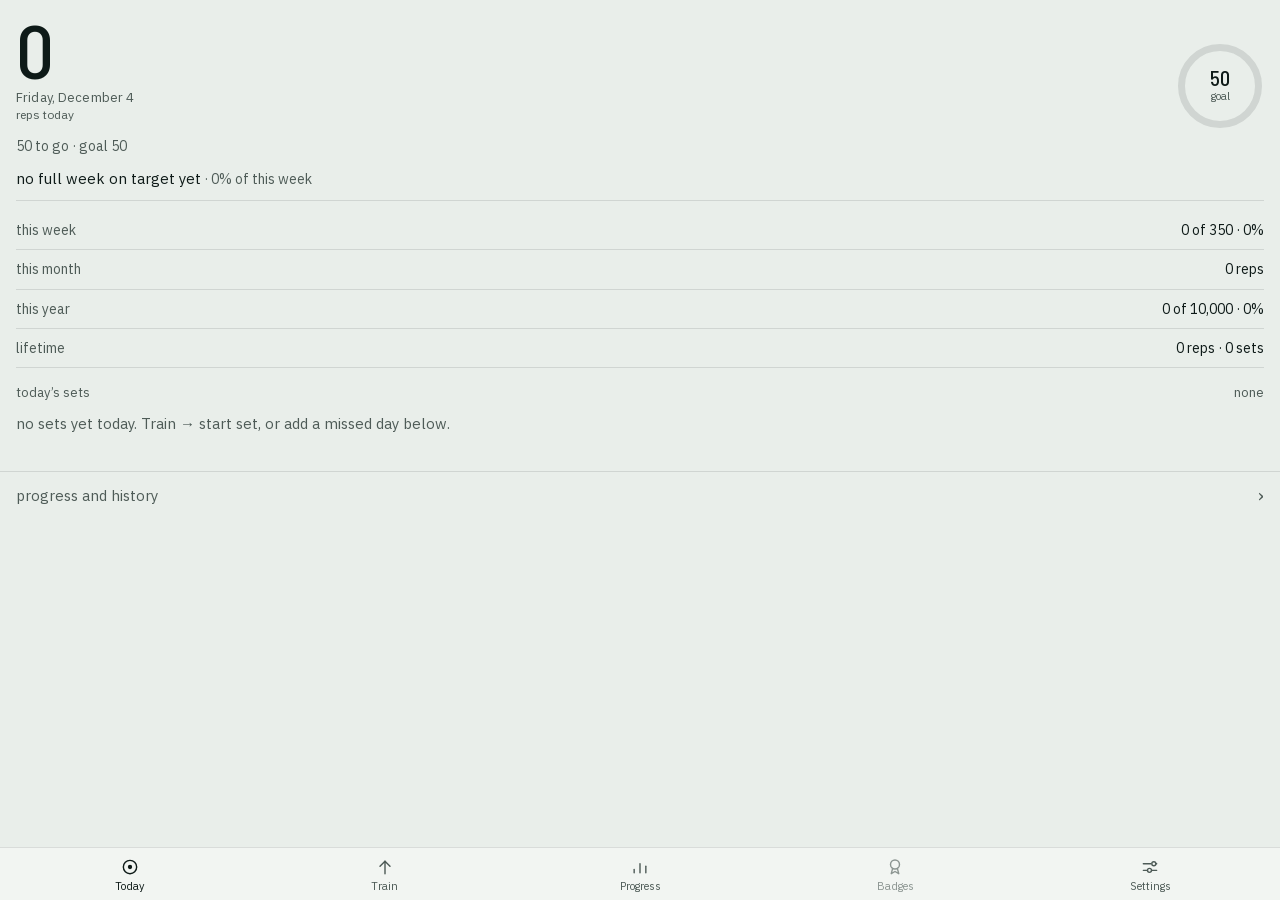
<file: index.html>
<!doctype html>
<html lang="en">
<head>
<meta charset="utf-8">
<meta name="viewport" content="width=device-width,initial-scale=1,viewport-fit=cover">
<meta name="theme-color" content="#0E1A18" media="(prefers-color-scheme: dark)">
<meta name="theme-color" content="#E9EEEA" media="(prefers-color-scheme: light)">
<meta name="apple-mobile-web-app-capable" content="yes">
<meta name="mobile-web-app-capable" content="yes">
<meta name="apple-mobile-web-app-status-bar-style" content="black-translucent">
<meta name="apple-mobile-web-app-title" content="Pushups">
<title>Pushups</title>
<link rel="manifest" href="manifest.webmanifest">
<link rel="apple-touch-icon" href="icons/apple-touch-icon.png">
<link rel="icon" href="icons/icon-192.png">
<link rel="stylesheet" href="css/app.css">
<link rel="stylesheet" href="css/today.css">
<link rel="stylesheet" href="css/progress.css">
</head>
<body>
<div id="banner"></div>
<main id="view"></main>
<nav id="tabs" aria-label="Sections">
  <a href="#/today" data-tab="today"><svg viewBox="0 0 24 24" fill="none" stroke="currentColor" stroke-width="1.7" stroke-linecap="round" stroke-linejoin="round" aria-hidden="true"><circle cx="12" cy="12" r="8"/><circle cx="12" cy="12" r="2.6" fill="currentColor" stroke="none"/></svg>Today</a>
  <a href="#/train" data-tab="train"><svg viewBox="0 0 24 24" fill="none" stroke="currentColor" stroke-width="1.7" stroke-linecap="round" stroke-linejoin="round" aria-hidden="true"><path d="M12 20V5"/><path d="M6 11l6-6 6 6"/></svg>Train</a>
  <a href="#/progress" data-tab="progress"><svg viewBox="0 0 24 24" fill="none" stroke="currentColor" stroke-width="1.7" stroke-linecap="round" stroke-linejoin="round" aria-hidden="true"><path d="M5 19v-4"/><path d="M12 19V8"/><path d="M19 19v-8"/></svg>Progress</a>
  <a class="todo" href="#/badges" data-tab="badges"><svg viewBox="0 0 24 24" fill="none" stroke="currentColor" stroke-width="1.7" stroke-linecap="round" stroke-linejoin="round" aria-hidden="true"><circle cx="12" cy="9" r="5.4"/><path d="M9.2 13.6L7.5 20l4.5-2.6L16.5 20l-1.7-6.4"/></svg>Badges</a>
  <a href="#/settings" data-tab="settings"><svg viewBox="0 0 24 24" fill="none" stroke="currentColor" stroke-width="1.7" stroke-linecap="round" stroke-linejoin="round" aria-hidden="true"><path d="M4 8h9"/><path d="M19.2 8H20"/><circle cx="16.6" cy="8" r="2.4"/><path d="M4 16h4"/><path d="M14.2 16H20"/><circle cx="11.4" cy="16" r="2.4"/></svg>Settings</a>
</nav>
<script>
if ('serviceWorker' in navigator) {
  navigator.serviceWorker.register('sw.js').then(function (r) { window.__swReg = r; });
}
</script>
<script type="module" src="js/main.js"></script>
</body>
</html>
</file>
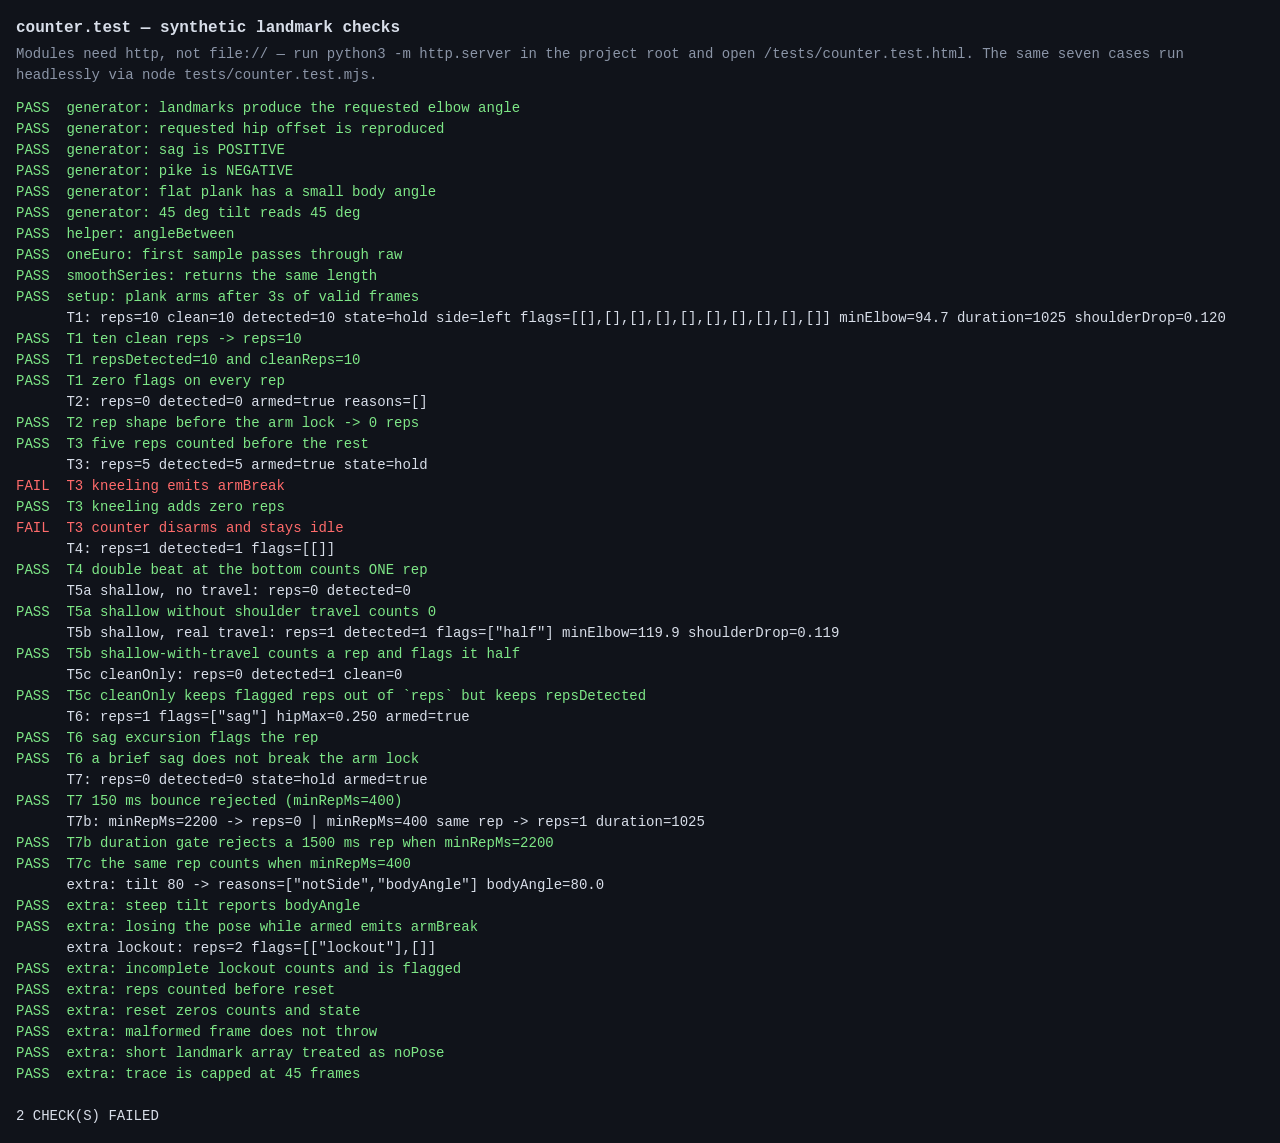
<file: tests/counter.test.html>
<!doctype html>
<html lang="en">
<head>
<meta charset="utf-8">
<title>pushups — counter tests</title>
<style>
  body { background: #10131a; color: #d8dee9; font: 14px/1.5 ui-monospace, Menlo, monospace; margin: 0; padding: 16px; }
  h1 { font-size: 16px; margin: 0 0 4px; }
  p { color: #8b95a7; margin: 0 0 12px; }
  pre { white-space: pre-wrap; word-break: break-word; margin: 0; }
  .fail { color: #ff6b6b; }
  .pass { color: #7ee787; }
</style>
</head>
<body>
<h1>counter.test — synthetic landmark checks</h1>
<p>Modules need http, not file:// — run <code>python3 -m http.server</code> in the project root and open
<code>/tests/counter.test.html</code>. The same seven cases run headlessly via <code>node tests/counter.test.mjs</code>.</p>
<pre id="out">running…</pre>
<script type="module">
import { Counter, angleBetween, hipOffsetOf, bodyAngleOf, elbowAngle } from '../js/counter.js';
import { OneEuro, smoothSeries } from '../js/one-euro.js';

const outEl = document.getElementById('out');
let text = '';
let failures = 0;
function say(line) { text += line + '\n'; }
function check(name, cond) {
  if (!cond) failures++;
  say(`${cond ? 'PASS' : 'FAIL'}  ${name}`);
}
function flush() {
  outEl.innerHTML = text.split('\n').map((l) => {
    if (l.startsWith('FAIL')) return `<span class="fail">${l}</span>`;
    if (l.startsWith('PASS')) return `<span class="pass">${l}</span>`;
    return l;
  }).join('<br>');
}

const FPS = 40;
const STEP = 1000 / FPS;
const L = 0.37;
const ANKLE = { x: 0.72, y: 0.53 };
const HIP_X = 0.5;
const WRIST_R = 0.12;

// Same generator as counter.test.mjs — a plausible side-view plank whose landmarks really produce
// the requested elbow angle, hip offset and body tilt.
function makeLandmarks({ angle, depth = 0, hipOff = 0, tilt = null, vis = 0.95 }) {
  const phi = ((tilt === null ? 3 + 7 * depth : tilt)) * Math.PI / 180;
  const S = { x: ANKLE.x - L * Math.cos(phi), y: ANKLE.y + L * Math.sin(phi) };
  const dx = ANKLE.x - S.x;
  const dy = ANKLE.y - S.y;
  const len = Math.hypot(dx, dy);
  let nx = -dy, ny = dx;
  if (ny < 0) { nx = -nx; ny = -ny; }
  const hipY = S.y + (hipOff * len * len - (HIP_X - S.x) * nx) / ny;
  const H = { x: HIP_X, y: hipY };
  const K = { x: S.x + 0.78 * dx, y: S.y + 0.78 * dy };
  const E = { x: S.x + 0.06, y: S.y + 0.11 };
  let ux = S.x - E.x, uy = S.y - E.y;
  const um = Math.hypot(ux, uy);
  ux /= um; uy /= um;
  const th = angle * Math.PI / 180;
  const W = {
    x: E.x + WRIST_R * (ux * Math.cos(th) - uy * Math.sin(th)),
    y: E.y + WRIST_R * (ux * Math.sin(th) + uy * Math.cos(th)),
  };
  const N = { x: S.x - 0.05, y: S.y - 0.02 };
  const lm = Array.from({ length: 33 }, () => ({ x: 0, y: 0, z: 0, visibility: 0 }));
  const put = (i, p, v) => { lm[i] = { x: p.x, y: p.y, z: 0, visibility: v }; };
  for (const [li, ri, p] of [[11, 12, S], [13, 14, E], [15, 16, W], [23, 24, H], [25, 26, K], [27, 28, ANKLE]]) {
    put(li, p, vis); put(ri, p, vis * 0.97);
  }
  put(0, N, vis);
  return lm;
}

function makeFrame(opts) {
  const landmarks = makeLandmarks(opts);
  const visVals = [11, 12, 13, 14, 15, 16, 23, 24].map((i) => landmarks[i].visibility);
  const quality = visVals.reduce((a, b) => a + b, 0) / visVals.length;
  return { landmarks, present: opts.present !== false, quality, fps: FPS };
}

function repFrames(t0, count, { topAngle = 178, bottomAngle = 92, downMs = 800, upMs = 700, topDwellMs = 300 } = {}) {
  const frames = [];
  let t = t0;
  const downN = Math.round(downMs / STEP);
  const upN = Math.round(upMs / STEP);
  const dwellN = Math.round(topDwellMs / STEP);
  for (let r = 0; r < count; r++) {
    for (let i = 1; i <= downN; i++) { const k = i / downN; frames.push({ t, opt: { angle: topAngle + (bottomAngle - topAngle) * k, depth: k } }); t += STEP; }
    for (let i = 1; i <= upN; i++) { const k = i / upN; frames.push({ t, opt: { angle: bottomAngle + (topAngle - bottomAngle) * k, depth: 1 - k } }); t += STEP; }
    for (let i = 0; i < dwellN; i++) { frames.push({ t, opt: { angle: topAngle, depth: 0 } }); t += STEP; }
  }
  return { frames, tEnd: t };
}

function holdFrames(t0, count, opts = {}) {
  const out = [];
  let t = t0;
  for (let i = 0; i < count; i++) { out.push({ t, opt: { angle: 178, depth: 0, ...opts } }); t += STEP; }
  return { frames: out, tEnd: t };
}

function run(c, specList) {
  let last = null;
  const reps = [];
  for (const { t, opt, present } of specList) {
    last = c.addFrame(t, makeFrame(present === false ? { ...opt, present: false } : opt));
    for (const e of last.events) if (e.type === 'rep') reps.push(e.data);
  }
  return { ...last, allReps: reps };
}

function freshCounter(extra = {}) {
  return new Counter({ top: 155, bottom: 100, minRepMs: 400, cleanOnly: false, secondarySignal: 'assist', ...extra });
}

function arm(c, t0) {
  const { frames, tEnd } = holdFrames(t0, Math.ceil(3000 / STEP) + 20);
  return { out: run(c, frames), t: tEnd };
}

function rampSpec(c, t0, legs, tailHold = 12) {
  const spec = [];
  let t = t0;
  for (const [from, to, d0, d1, ms] of legs) {
    const n = Math.round(ms / STEP);
    for (let i = 1; i <= n; i++) {
      const k = i / n;
      spec.push({ t, opt: { angle: from + (to - from) * k, depth: d0 + (d1 - d0) * k } });
      t += STEP;
    }
  }
  for (let i = 0; i < tailHold; i++) spec.push({ t, opt: { angle: 178, depth: 0 } });
  return run(c, spec);
}

/* generator sanity */
{
  const lm = makeLandmarks({ angle: 123, depth: 0.5, hipOff: 0.09 });
  check('generator: landmarks produce the requested elbow angle', Math.abs(elbowAngle(lm, 'left') - 123) < 0.5);
  check('generator: requested hip offset is reproduced', Math.abs(hipOffsetOf(lm, 'left') - 0.09) < 0.005);
  check('generator: sag is POSITIVE', hipOffsetOf(makeLandmarks({ angle: 160, hipOff: 0.2 }), 'left') > 0);
  check('generator: pike is NEGATIVE', hipOffsetOf(makeLandmarks({ angle: 160, hipOff: -0.2 }), 'left') < 0);
  check('generator: flat plank has a small body angle', Math.abs(bodyAngleOf(makeLandmarks({ angle: 178 }), 'left')) < 12);
  check('generator: 45 deg tilt reads 45 deg', Math.abs(bodyAngleOf(makeLandmarks({ angle: 178, tilt: 45 }), 'left') - 45) < 0.5);
  check('helper: angleBetween', Math.abs(angleBetween({ x: 0, y: 1 }, { x: 0, y: 0 }, { x: 1, y: 0 }) - 90) < 1e-9);
  const flat = new OneEuro().filter(0, 5);
  check('oneEuro: first sample passes through raw', flat === 5);
  const s = smoothSeries([[0, 1], [25, 1], [50, 9]], { minCutoff: 1.1, beta: 0.02 });
  check('smoothSeries: returns the same length', s.length === 3 && s[0][1] === 1);
}

/* 1. ten clean full-depth reps */
{
  const c = freshCounter();
  const a = arm(c, 0);
  check('setup: plank arms after 3s of valid frames', a.out.armed === true && a.out.reps === 0);
  const out = run(c, repFrames(a.t, 10).frames);
  const last = out.allReps.length ? out.allReps[out.allReps.length - 1] : null;
  say('      T1: reps=' + out.reps + ' clean=' + out.cleanReps + ' detected=' + out.repsDetected
    + ' state=' + out.state + ' side=' + out.side
    + ' flags=' + JSON.stringify(out.allReps.map((r) => r.flags))
    + ' minElbow=' + (last ? last.minElbow.toFixed(1) : '-')
    + ' duration=' + (last ? Math.round(last.durationMs) : '-')
    + ' shoulderDrop=' + (last ? last.shoulderDrop.toFixed(3) : '-'));
  check('T1 ten clean reps -> reps=10', out.reps === 10);
  check('T1 repsDetected=10 and cleanReps=10', out.repsDetected === 10 && out.cleanReps === 10);
  check('T1 zero flags on every rep', out.allReps.length === 10 && out.allReps.every((r) => r.flags.length === 0));
}

/* 2. walking into frame */
{
  const c = freshCounter();
  const spec = [];
  let t = 0;
  const n = Math.round(2000 / STEP);
  for (let i = 0; i < n; i++) {
    spec.push({ t, opt: { angle: 178 - 120 * Math.sin((i / n) * Math.PI), depth: i / n }, present: false });
    t += STEP;
  }
  for (let i = 0; i < Math.round(1000 / STEP); i++) { spec.push({ t, opt: { angle: 178, depth: 0 } }); t += STEP; }
  for (const f of repFrames(t, 1, { downMs: 400, upMs: 400 }).frames) spec.push(f);
  for (let i = 0; i < Math.round(2000 / STEP); i++) { spec.push({ t, opt: { angle: 178, depth: 0 } }); t += STEP; }
  const out = run(c, spec);
  say('      T2: reps=' + out.reps + ' detected=' + out.repsDetected + ' armed=' + out.armed + ' reasons=' + JSON.stringify(out.plank.reasons));
  check('T2 rep shape before the arm lock -> 0 reps', out.reps === 0 && out.repsDetected === 0 && out.cleanReps === 0);
}

/* 3. kneeling / resting after 5 reps */
{
  const c = freshCounter();
  const a = arm(c, 0);
  run(c, repFrames(a.t, 5).frames);
  check('T3 five reps counted before the rest', c.reps === 5);
  let sawArmBreak = false;
  let t = a.t + 300;
  for (let i = 0; i < 60; i++) {
    const out = c.addFrame(t, makeFrame({ angle: 170, depth: 0, tilt: 45 }));
    if (out.events.some((e) => e.type === 'armBreak')) sawArmBreak = true;
    t += STEP;
  }
  say('      T3: reps=' + c.reps + ' detected=' + c.repsDetected + ' armed=' + c.armed + ' state=' + c.state);
  check('T3 kneeling emits armBreak', sawArmBreak);
  check('T3 kneeling adds zero reps', c.reps === 5);
  check('T3 counter disarms and stays idle', c.armed === false && c.state === 'idle');
}

/* 4. double beat at the bottom counts one */
{
  const c = freshCounter();
  const a = arm(c, 0);
  const out = rampSpec(c, a.t, [[178, 90, 1, 1, 800], [90, 105, 1, 0.85, 300], [105, 92, 0.85, 1, 300], [92, 178, 1, 0, 700]], 16);
  say('      T4: reps=' + out.reps + ' detected=' + out.repsDetected + ' flags=' + JSON.stringify(out.allReps.map((r) => r.flags)));
  check('T4 double beat at the bottom counts ONE rep', out.reps === 1 && out.repsDetected === 1);
}

/* 5. shallow rep, bottom=100, bottoms at 118 */
{
  // documented rule: a descent counts if it either reaches `bottom` on the smoothed angle, or
  // proves depth with shoulder travel >= 0.10 (assist/confirm). minElbow > bottom then flags 'half'.
  const c = freshCounter();
  const a = arm(c, 0);
  const noTravel = rampSpec(c, a.t, [[178, 118, 0, 0.1, 800], [118, 178, 0.1, 0, 700]]);
  say('      T5a shallow, no travel: reps=' + noTravel.reps + ' detected=' + noTravel.repsDetected);
  check('T5a shallow without shoulder travel counts 0', noTravel.reps === 0 && noTravel.repsDetected === 0);

  // T5a used 32+28+12 frames at 25 ms; start T5b after that window
  const withTravel = rampSpec(c, a.t + 2000, [[178, 118, 0, 1, 800], [118, 178, 1, 0, 700]]);
  const rep = withTravel.allReps.length ? withTravel.allReps[withTravel.allReps.length - 1] : null;
  say('      T5b shallow, real travel: reps=' + c.reps + ' detected=' + c.repsDetected
    + ' flags=' + JSON.stringify(rep ? rep.flags : null)
    + ' minElbow=' + (rep ? rep.minElbow.toFixed(1) : '-')
    + ' shoulderDrop=' + (rep ? rep.shoulderDrop.toFixed(3) : '-'));
  check('T5b shallow-with-travel counts a rep and flags it half', !!rep && rep.flags.includes('half'));

  const c2 = freshCounter({ cleanOnly: true });
  const a2 = arm(c2, 0);
  const o2 = rampSpec(c2, a2.t, [[178, 118, 0, 1, 800], [118, 178, 1, 0, 700]]);
  say('      T5c cleanOnly: reps=' + o2.reps + ' detected=' + o2.repsDetected + ' clean=' + o2.cleanReps);
  check('T5c cleanOnly keeps flagged reps out of `reps` but keeps repsDetected', o2.reps === 0 && o2.repsDetected === 1 && o2.cleanReps === 0);
}

/* 6. sagging hips */
{
  const c = freshCounter();
  const a = arm(c, 0);
  const spec = [];
  let t = a.t;
  const downN = Math.round(800 / STEP);
  for (let i = 1; i <= downN; i++) {
    const k = i / downN;
    const opt = { angle: 178 + (92 - 178) * k, depth: k };
    if (i >= 14 && i <= 18) opt.hipOff = 0.25;
    spec.push({ t, opt });
    t += STEP;
  }
  const upN = Math.round(700 / STEP);
  for (let i = 1; i <= upN; i++) { const k = i / upN; spec.push({ t, opt: { angle: 92 + (178 - 92) * k, depth: 1 - k } }); t += STEP; }
  for (let i = 0; i < 12; i++) { spec.push({ t, opt: { angle: 178, depth: 0 } }); t += STEP; }
  const out = run(c, spec);
  const rep = out.allReps.length ? out.allReps[out.allReps.length - 1] : null;
  say('      T6: reps=' + out.reps + ' flags=' + JSON.stringify(rep ? rep.flags : null)
    + ' hipMax=' + (rep && rep.hipMax !== null ? rep.hipMax.toFixed(3) : '-') + ' armed=' + out.armed);
  check('T6 sag excursion flags the rep', out.reps === 1 && !!rep && rep.flags.includes('sag'));
  check('T6 a brief sag does not break the arm lock', c.armed === true);
}

/* 7. minRepMs rejects a bounce */
{
  const c = freshCounter();
  const a = arm(c, 0);
  const spec = [];
  let t = a.t;
  for (const [from, to, ms] of [[178, 92, 75], [92, 178, 75]]) {
    const n = Math.max(1, Math.round(ms / STEP));
    for (let i = 1; i <= n; i++) { spec.push({ t, opt: { angle: from + (to - from) * (i / n), depth: to < from ? 1 : 0 } }); t += STEP; }
  }
  for (let i = 0; i < 20; i++) { spec.push({ t, opt: { angle: 178, depth: 0 } }); t += STEP; }
  const out = run(c, spec);
  say('      T7: reps=' + out.reps + ' detected=' + out.repsDetected + ' state=' + out.state + ' armed=' + out.armed);
  check('T7 150 ms bounce rejected (minRepMs=400)', out.reps === 0 && out.repsDetected === 0);

  const c2 = freshCounter({ minRepMs: 2200 });
  const a2 = arm(c2, 0);
  const slow = rampSpec(c2, a2.t, [[178, 92, 0, 1, 800], [92, 178, 1, 0, 700]]);
  const c3 = freshCounter();
  const a3 = arm(c3, 0);
  const same = run(c3, repFrames(a3.t, 1).frames);
  say('      T7b: minRepMs=2200 -> reps=' + slow.reps + ' | minRepMs=400 same rep -> reps=' + same.reps
    + ' duration=' + (same.allReps[0] ? Math.round(same.allReps[0].durationMs) : '-'));
  check('T7b duration gate rejects a 1500 ms rep when minRepMs=2200', slow.reps === 0 && slow.repsDetected === 0);
  check('T7c the same rep counts when minRepMs=400', same.reps === 1);
}

/* extras: notSide, lost pose, lockout, reset, bad frames */
{
  const c = freshCounter();
  const a = arm(c, 0);
  const out = c.addFrame(a.t, makeFrame({ angle: 178, depth: 0, tilt: 80 }));
  say('      extra: tilt 80 -> reasons=' + JSON.stringify(out.plank.reasons) + ' bodyAngle=' + out.bodyAngle.toFixed(1));
  check('extra: steep tilt reports bodyAngle', out.plank.reasons.includes('bodyAngle'));

  const c2 = freshCounter();
  const a2 = arm(c2, 0);
  let sawBreak = false;
  for (let i = 0; i < 5; i++) {
    const o = c2.addFrame(a2.t + i * STEP, makeFrame({ angle: 178, present: false }));
    if (o.events.some((e) => e.type === 'armBreak')) sawBreak = true;
  }
  check('extra: losing the pose while armed emits armBreak', sawBreak && c2.armed === false);

  const c3 = freshCounter();
  const a3 = arm(c3, 0);
  const o3 = rampSpec(c3, a3.t, [[178, 92, 0, 1, 800], [92, 148, 1, 0.45, 500], [148, 92, 0.45, 1, 500], [92, 178, 1, 0, 700]]);
  say('      extra lockout: reps=' + o3.reps + ' flags=' + JSON.stringify(o3.allReps.map((r) => r.flags)));
  check('extra: incomplete lockout counts and is flagged', o3.reps === 2 && o3.allReps[0].flags.includes('lockout'));

  const c4 = freshCounter();
  const a4 = arm(c4, 0);
  run(c4, repFrames(a4.t, 3).frames);
  check('extra: reps counted before reset', c4.reps === 3);
  c4.reset('test');
  check('extra: reset zeros counts and state', c4.reps === 0 && c4.repsDetected === 0 && c4.cleanReps === 0 && c4.state === 'idle' && c4.armed === false && c4.trace.length === 0);

  const o5 = c4.addFrame(0, { landmarks: null, present: true, quality: 0, fps: 30 });
  check('extra: malformed frame does not throw', o5 && o5.reps === 0 && o5.plank.reasons.includes('noPose'));
  const o6 = c4.addFrame(1, { landmarks: new Array(10).fill({ x: 0.5, y: 0.5, z: 0, visibility: 1 }), present: true, quality: 1, fps: 30 });
  check('extra: short landmark array treated as noPose', o6.plank.reasons.includes('noPose'));
  check('extra: trace is capped at 45 frames', c4.trace.length <= 45);
}

say('');
say(failures === 0 ? 'ALL CHECKS PASSED' : `${failures} CHECK(S) FAILED`);
flush();
</script>
</body>
</html>
</file>
<file: css/app.css>
@font-face{font-family:"Barlow Semi Condensed";font-style:normal;font-weight:100 900;font-display:swap;src:url(../fonts/barlow-semi-condensed.woff2) format("woff2")}
@font-face{font-family:"IBM Plex Sans";font-style:normal;font-weight:100 700;font-display:swap;src:url(../fonts/ibm-plex-sans.woff2) format("woff2")}

/* Six named hues. Two rules govern them:
   1. an accent used as TEXT or as a THIN LINE darkens in light mode (a bright hue on porcelain
      is unreadable), so --track/--brass/--rose/--plum are scheme-adaptive;
   2. a bright hue survives only as a solid FILL, with its own on-color (--brass-fill/--on-brass,
      --rose-fill/--on-rose). Ratios are measured in tools/audit.mjs, not eyeballed. */
:root{
  --ink:#0E1A18;
  --porcelain:#E9EEEA;
  --track:#4FA3A5;
  --brass:#C9922F;
  --rose:#DE6E81;
  --plum:#9A86A3;

  --brass-fill:#C9922F;   --on-brass:#14110A;
  --rose-fill:#B23A52;    --on-rose:#E9EEEA;
  --rose-tint:rgba(222,110,129,.14);
  --scrim:rgba(5,10,9,.72);
  --cam:#050A09;

  --bg:#0E1A18;
  --sheet:#13211F;
  --text:#DCE6E2;
  --muted:#7F918C;
  --hair:rgba(220,230,226,.12);
  --tint:rgba(220,230,226,.05);
  --sw-off:rgba(220,230,226,.18);
  --num:#DCE6E2;

  /* Heatmap ladder: five discrete steps, no opacity tricks (an opacity wash out is invisible
     against a light background). lv0 is --tint. */
  --heat-1:#1D3A38;
  --heat-2:#2C5B59;
  --heat-3:#3D8184;
  --heat-4:#4FA3A5;

  --display:"Barlow Semi Condensed","Helvetica Neue",sans-serif;
  --ui:"IBM Plex Sans",-apple-system,"Helvetica Neue",sans-serif;

  --sat:env(safe-area-inset-top,0px);
  --sab:env(safe-area-inset-bottom,0px);
  --sar:env(safe-area-inset-right,0px);
  --sal:env(safe-area-inset-left,0px);
  color-scheme:dark light;
}

@media (prefers-color-scheme:light){
  :root{
    --track:#22686A;
    --brass:#7C5A1A;
    --rose:#A8324A;
    --plum:#5E4A68;
    --rose-fill:#9E2C42;
    --rose-tint:rgba(168,50,74,.10);

    --bg:#E9EEEA;
    --sheet:#F2F5F2;
    --text:#0E1A18;
    --muted:#4E5B57;
    --hair:rgba(14,26,24,.11);
    --tint:rgba(14,26,24,.045);
    --sw-off:rgba(14,26,24,.16);
    --num:#0E1A18;

    --heat-1:#C3D6D4;
    --heat-2:#8FB6B4;
    --heat-3:#4F8B8D;
    --heat-4:#22686A;
  }
}

*{box-sizing:border-box;-webkit-tap-highlight-color:transparent}
html,body{margin:0;height:100%;overflow:hidden;overscroll-behavior:none}
body{background:var(--bg);color:var(--text);font:16px/1.45 var(--ui);transition:background .2s linear,color .2s linear;
  -webkit-text-size-adjust:100%}
button,input,select,textarea{font:inherit;color:inherit}
a{color:inherit;text-decoration:none}
:focus-visible{outline:2px solid var(--track);outline-offset:2px}

#view{position:fixed;top:calc(var(--sat));left:var(--sal);right:var(--sar);bottom:calc(54px + var(--sab));
  display:flex;flex-direction:column}

.pad{padding-left:16px;padding-right:16px}
.row{display:flex;align-items:center;gap:12px}
.col{display:flex;flex-direction:column}
.grow{flex:1;min-height:0}
.center{align-items:center;justify-content:center;text-align:center}
.h1{font:600 21px/1.25 var(--ui);margin:0}
.h2{font:600 16px/1.3 var(--ui);margin:0 0 6px;letter-spacing:.01em}
.sub{color:var(--muted);font-size:13px}
.mono{font:12px/1.5 ui-monospace,"SF Mono",Menlo,monospace}
.num{font-family:var(--display);font-weight:700;font-variant-numeric:tabular-nums}
.rule{height:1px;background:var(--hair);margin:12px 0}
.spacer{height:14px}

/* ── tab bar ── */
#tabs{position:fixed;left:0;right:0;bottom:0;display:flex;align-items:stretch;
  padding:0 2px var(--sab);background:var(--sheet);border-top:1px solid var(--hair);
  font-size:11px;line-height:1.05;text-align:center;z-index:60}
/* The anchor carries its own padding: with it on the bar instead, the tap target was 36pt tall
   and the 8pt of dead strip under each label still belonged to the nav, not to the tab. */
#tabs a{flex:1;display:flex;flex-direction:column;align-items:center;justify-content:center;
  min-height:52px;padding:6px 0 5px;color:var(--muted);transition:color .15s linear}
/* The markup puts a bare <svg> in the anchor. Without an explicit box an SVG with only a viewBox
   is 150px tall, which turned the nav into a 109px slab and swallowed the bottom of every screen. */
#tabs a svg{width:20px;height:20px;display:block;margin-bottom:4px}
#tabs a[aria-current="true"]{color:var(--text)}
/* Badges is the only tab with no screen behind it yet. .45 read as disabled on a control that
   does work, so it sits just above that. */
#tabs a.todo{opacity:.62}

/* ── update banner ── */
#banner:empty{display:none}
#banner{position:fixed;top:var(--sat);left:0;right:0;z-index:70}
#banner>div{margin:0 var(--sal) 0 var(--sar);padding:11px 16px;background:var(--brass-fill);color:var(--on-brass);
  font-weight:600;font-size:15px;cursor:pointer}
body.banner-on #view{top:calc(var(--sat) + 45px)}

/* ── controls ── */
.btn{border:1px solid var(--hair);background:var(--tint);color:var(--text);border-radius:999px;
  padding:12px 22px;font-weight:600;font-size:16px;transition:opacity .12s linear,transform .12s ease-out}
.btn:active{transform:scale(.97)}
.btn-primary{background:var(--text);color:var(--bg);border-color:transparent}
.btn-warn{background:var(--rose-fill);color:var(--on-rose);border-color:transparent}
.btn-quiet{background:none;border-color:transparent;color:var(--muted)}
.btn-big{width:100%;padding:17px;font-size:17px}
.btn[disabled]{opacity:.4}
.step{width:76px;height:60px;border-radius:14px;background:var(--tint);border:1px solid var(--hair);
  font:700 30px/1 var(--display);color:var(--text);display:inline-flex;align-items:center;justify-content:center}
.step:active{background:var(--hair)}
select,input[type=text],input[type=number],textarea{background:var(--tint);border:1px solid var(--hair);
  border-radius:10px;padding:10px 12px;width:100%;appearance:none}
select{padding-right:30px;background-image:url("data:image/svg+xml;utf8,<svg xmlns='http://www.w3.org/2000/svg' width='12' height='8' viewBox='0 0 12 8'><path d='M1 1l5 5 5-5' fill='none' stroke='%237F918C' stroke-width='1.8' stroke-linecap='round'/></svg>");
  background-repeat:no-repeat;background-position:right 11px center}
@media (prefers-color-scheme:light){
  select{background-image:url("data:image/svg+xml;utf8,<svg xmlns='http://www.w3.org/2000/svg' width='12' height='8' viewBox='0 0 12 8'><path d='M1 1l5 5 5-5' fill='none' stroke='%234E5B57' stroke-width='1.8' stroke-linecap='round'/></svg>")}
}
/* 44pt is the iPhone HIG minimum for anything you drag or tap with a thumb. The drawn control
   stays slim; the element box is what your finger hits. */
input[type=range]{width:100%;accent-color:var(--track);height:44px}
/* Every checkbox in the app is a setting, and a square reads as a to-do rather than a toggle.
   This is the system switch silhouette — 46×28, knob 22 — in palette colours. The row stays the
   tap target, so the switch itself never has to be 44pt. */
.tog input[type=checkbox]{-webkit-appearance:none;appearance:none;flex:none;width:46px;height:28px;
  border:0;border-radius:999px;background:var(--sw-off);position:relative;cursor:pointer;
  transition:background .15s linear}
.tog input[type=checkbox]::after{content:'';position:absolute;top:3px;left:3px;width:22px;height:22px;
  border-radius:50%;background:var(--porcelain);box-shadow:0 1px 2px rgba(0,0,0,.3);
  transition:transform .15s linear}
.tog input[type=checkbox]:checked{background:var(--track)}
.tog input[type=checkbox]:checked::after{transform:translateX(18px)}
.tog input[type=checkbox]:disabled{opacity:.42;cursor:default}
label.tog{display:flex;align-items:center;justify-content:space-between;gap:12px;min-height:44px;
  padding:11px 0;border-bottom:1px solid var(--hair);font-size:15px}
label.tog .sub{display:block;font-size:12px}

/* ── camera + overlay ── */
.camwrap{position:relative;background:var(--cam);flex:1;min-height:0;overflow:hidden}
.camwrap video{display:block;width:100%;height:100%;object-fit:cover}
.camwrap canvas{position:absolute;inset:0;width:100%;height:100%}
/* The camera surface is always near-black, so it gets its own text ramp in both schemes —
   a light-mode --muted on it would be unreadable. */
.camoff{position:absolute;inset:0;display:flex;flex-direction:column;align-items:center;justify-content:center;
  gap:14px;padding:24px;text-align:center;color:#8A9C97;font-size:14px;background:var(--cam)}
.camoff h3{margin:0 0 6px;color:var(--porcelain);font:600 16px/1.3 var(--ui)}
.camoff ol{margin:0;padding-left:18px;font-size:13px;line-height:1.55;text-align:left}
/* the two exits from the standalone dead end */
.camoff .act{display:flex;gap:8px;flex-wrap:wrap;justify-content:center}
.camoff .act a,.camoff .act button{display:inline-flex;align-items:center;justify-content:center;
  min-height:44px;padding:0 16px;border-radius:12px;border:0;font:600 14px/1 var(--ui);text-decoration:none}
.camoff .act .primary{background:var(--brass-fill);color:var(--on-brass)}
.camoff .act .ghost{background:transparent;color:var(--porcelain);box-shadow:inset 0 0 0 1px rgba(233,238,234,.3)}
.camoff .addr{font-size:12px;line-height:1.4;color:var(--porcelain);word-break:break-all;max-width:32ch}
.pill{position:absolute;left:10px;bottom:10px;display:flex;align-items:center;gap:8px;
  padding:6px 12px;border-radius:999px;background:var(--scrim);color:var(--porcelain);font-size:13px;
  font-variant-numeric:tabular-nums}
.pill i{width:7px;height:7px;border-radius:50%;background:var(--track)}
.pill.bad i{background:var(--rose)}
.pill.warn i{background:var(--brass)}

/* ── setup ── */
.statusbar{display:flex;align-items:center;gap:10px;padding:8px 16px;border-bottom:1px solid var(--hair);font-size:13px}
/* manual mode has no sensor to instrument: one honest sentence replaces the readiness bar and the
   four framing checks */
.setupnote{padding:14px 0 4px;font-size:14px;line-height:1.5;color:var(--muted)}
.setupnote b{color:var(--text);font-weight:600}
/* A short manual setup block would otherwise strand itself at the top of a tall screen. Auto
   margins centre it without the clipped-overflow that justify-content:center causes in a scroller. */
.setuplist{display:flex;flex-direction:column}
.setupbody{margin:auto 0}
.ctxhead{padding:16px 16px 4px;font-size:13px;color:var(--muted)}
.ctxrow{display:flex;align-items:baseline;gap:12px;padding:10px 16px;border-bottom:1px solid var(--hair)}
.ctxnum{font-size:22px;min-width:46px}
.ctxmeta{flex:1;min-width:0;color:var(--muted);font-size:13px;overflow-wrap:anywhere}
.statusbar .bar{flex:1}
.bar{height:5px;background:var(--tint);border-radius:3px;overflow:hidden}
.bar i{display:block;height:100%;width:0;background:var(--track);transition:width .3s linear}
.bar i.bad{background:var(--rose)}
.chk{display:flex;gap:10px;align-items:center;padding:9px 0;border-bottom:1px solid var(--hair);font-size:14px}
.chk .mk{width:18px;height:18px;flex:none;display:inline-flex;align-items:center;justify-content:center;color:var(--muted)}
.chk .mk svg{width:16px;height:16px;display:block}
.chk.ok .mk{color:var(--track)}
.chk.bad .mk{color:var(--rose)}
.chk.bad>.t{color:var(--text)}
.chk.wait{opacity:.72}
/* The section rule under the checks would otherwise sit on top of this border and read as a
   formatting slip rather than a divider. */
#checks .chk:last-child{border-bottom:0}
.chk .t{flex:0 1 auto}
.chk .why{color:var(--muted);font-size:12px;margin-left:auto;text-align:right;min-width:0;overflow-wrap:anywhere}
.chk.bad .why{color:var(--rose)}
.recos{padding:10px 16px;background:var(--sheet);border-top:1px solid var(--hair);font-size:14px}
.recos h3{margin:0 0 6px;font-size:14px;font-weight:600}
.recos ol{margin:0;padding-left:18px;color:var(--muted)}
.recos li{margin:3px 0}

/* ── counter ── */
.counter{position:relative;display:flex;flex-direction:column;flex:1;min-height:0}
/* Mid-set the tab bar is one mis-tap from leaving the screen, and every pixel of it belongs to the
   number you are trying to read from the floor. It goes; the view takes the full height. */
body.in-set #tabs{display:none}
body.in-set #view{bottom:0}
body.in-set .counter{padding-bottom:var(--sab)}
body.in-set .corr .step{width:88px;height:68px;font-size:32px}
/* The preview is a reference, not the content of this screen: the four checks, the preset and the
   flip button are what you came here to reach. At flex:1 they fought the video for space and lost —
   the video took 64% and clipped two thirds of the checks below the fold. */
.counter[data-phase="setup"] .camwrap{flex:0 1 38%;min-height:168px}
/* the clock only has something to say once a set is running — "--:--" is a placeholder, not a state */
.counter[data-phase="setup"] .topline .clock{visibility:hidden}
.counter[data-phase="set"] .camwrap,.counter[data-phase="countdown"] .camwrap{flex:none;height:26%}
.counter[data-phase="summary"] .camwrap{display:none}
.stage{flex:1;min-height:0;display:flex;flex-direction:column;align-items:center;justify-content:center;
  transition:opacity .25s linear}
.stage.dim{opacity:.35}
.stage>.list,.stage>.sheet,.stage>.cta{align-self:stretch;width:100%;min-width:0}
.cta{padding:10px 16px 12px;background:var(--bg);border-top:1px solid var(--hair)}
.cta .sub{margin-top:7px;font-size:12px;line-height:1.35}
#repnum{font-family:var(--display);font-weight:700;font-variant-numeric:tabular-nums;letter-spacing:-.02em;
  font-size:min(50vh,410px,calc(182vw / var(--nd,1)));line-height:.88;color:var(--num);transition:color .16s linear}
#repnum.tick{color:var(--brass)}
#cdnum{font-family:var(--display);font-weight:700;font-size:min(70vw,38vh,320px);line-height:.9;color:var(--brass)}
#chip{font-size:14px;color:var(--muted);text-align:center;min-height:20px;margin-top:6px}
/* the one piece of context worth having mid-set: what this set is adding to the day */
.dayline{margin-top:4px;text-align:center;color:var(--muted);font:600 13px/1.3 var(--ui);
  letter-spacing:.02em;font-variant-numeric:tabular-nums;min-height:18px}
.hairline{height:3px;background:transparent;transition:background .2s linear}
.hairline.on{background:var(--rose)}
.corr{display:flex;align-items:center;justify-content:center;gap:16px;padding:8px 0 4px}
.corr .n{font:700 20px/1 var(--display);min-width:44px;text-align:center;font-variant-numeric:tabular-nums}
.topline{display:grid;grid-template-columns:1fr auto 1fr;align-items:center;gap:10px;padding:8px 14px;font-size:13px;
  color:var(--muted);font-variant-numeric:tabular-nums}
.topline .clock{justify-self:start}
.topline .endslot{justify-self:end}
/* The live phase label is this screen's heading: it says what the app is doing right now. */
#phaseLabel{margin:0;font:600 13px/1.25 var(--ui);letter-spacing:.02em;color:inherit}
.warnbox{padding:9px 14px;background:var(--rose-tint);color:var(--rose);font-size:14px;border-top:1px solid var(--rose-fill)}
.warnbox[hidden]{display:none}

/* ── summary ── */
.sheet{flex:1;min-height:0;align-self:stretch;overflow:auto;background:var(--sheet);
  display:flex;flex-direction:column;padding:14px 16px 0}
/* Saving is the whole point of this screen, so the buttons sit at the bottom of the sheet within
   thumb reach — pinned there when the recap is short, stuck there when it scrolls. */
.sumcta{position:sticky;bottom:0;margin-top:auto;background:var(--sheet);
  border-top:1px solid var(--hair);padding:12px 0 10px}
.finum{font:700 92px/1 var(--display);text-align:center;font-variant-numeric:tabular-nums;color:var(--num)}
.finum input{all:unset;display:block;width:100%;text-align:center;font:inherit;color:inherit}
.kv{display:flex;justify-content:space-between;gap:10px;padding:9px 0;border-bottom:1px solid var(--hair);font-size:14px}
.kv b{font-weight:600;font-variant-numeric:tabular-nums}
.kv .num{font-size:15px}
.flags{display:flex;flex-wrap:wrap;gap:8px;padding:10px 0}
.flags span{padding:5px 10px;border-radius:8px;background:var(--tint);border:1px solid var(--hair);font-size:13px}
.flags .hard{border-color:var(--rose);color:var(--rose)}
.flags .soft{border-color:var(--brass);color:var(--brass)}
.flags .info{border-color:var(--plum);color:var(--plum)}

/* ── lists ── */
/* #view already stops above the tab bar, and the bar absorbs the home-indicator inset — adding
   --sab in here too just stranded 34px of dead space at the foot of every scrolling screen. */
.list{flex:1;min-height:0;overflow:auto;padding-bottom:14px}
.item{display:flex;justify-content:space-between;align-items:baseline;gap:10px;padding:12px 16px;
  border-bottom:1px solid var(--hair)}
.item .num{font-size:21px}
.item .meta{color:var(--muted);font-size:13px;text-align:right}
.todaytotal{padding:18px 16px 8px}
.todaytotal .num{font-size:80px;line-height:.9}
.soon{padding:26px 16px;color:var(--muted);font-size:15px}

/* ── badges (placeholder) ── */
.bd-list{padding:8px 0 20px}
.bd-row{display:flex;gap:12px;align-items:center;padding:13px 16px;border-bottom:1px solid var(--hair);min-height:44px}
.bd-ic{width:22px;height:22px;flex:none;color:var(--muted)}
.bd-ic svg{width:22px;height:22px;display:block}
.bd-txt{display:flex;flex-direction:column;gap:2px;min-width:0}
.bd-txt b{font-weight:600;font-size:15px}
.bd-rule{color:var(--muted);font-size:13px;line-height:1.45}

/* ── debug ── */
.dbg{flex:1;min-height:0;overflow:auto;padding:10px 14px calc(20px + var(--sab));
  font:12px/1.45 ui-monospace,"SF Mono",Menlo,monospace}
.dbg h3{font:600 14px var(--ui);margin:14px 0 6px}
.dbg table{width:100%;border-collapse:collapse}
.dbg td,.dbg th{padding:3px 5px;border-bottom:1px solid var(--hair);text-align:right;font-weight:400}
.dbg th{text-align:left;color:var(--muted)}
.dbg .st{color:var(--brass)}
.field{margin:9px 0}
.field>label{display:flex;justify-content:space-between;font-size:13px;color:var(--muted);margin-bottom:3px}
.field>label b{color:var(--text);font-variant-numeric:tabular-nums}

/* ── motion ──
   Every animation in the app confirms an action Tal already took, and all of them are color or
   opacity except two: the button press scale and the readiness meter sliding to width. Those two
   are what reduced-motion users lose; the state changes themselves stay visible. */
@media (prefers-reduced-motion:reduce){
  .btn:active{transform:none}
  .bar i{transition:none}
}
</file>
<file: css/today.css>
/* Today screen only. Everything shared (tokens, .pad, .rule, .kv, .list, .btn, .soon) lives in
   app.css and is reused as-is — nothing here redefines it. Prefix .tg- keeps the two phase-2
   stylesheets from stepping on each other. No :has(), no dvh/svh, no container queries. */

/* ── hero: the one big number ──────────────────────────────────── */
.tg-hero{display:flex;align-items:flex-end;justify-content:space-between;gap:12px;padding:16px 16px 2px}
.tg-heronum{flex:1;min-width:0}
.tg-total{font-family:var(--display);font-weight:700;font-variant-numeric:tabular-nums;letter-spacing:-.02em;
  line-height:.88;font-size:min(76px,21vw);color:var(--num)}
.tg-date{color:var(--muted);font:600 13px/1.35 var(--ui);margin:6px 0 0;letter-spacing:.01em}
.tg-unit{color:var(--muted);font-size:12px}
.tg-note{color:var(--rose);font-size:13px;margin-top:6px;overflow-wrap:anywhere}

/* ── goal ring ─────────────────────────────────────────────────── */
.tg-ringwrap{position:relative;flex:none;width:88px;height:88px}
.tg-ring{display:block;transform:rotate(-90deg)}
.tg-ring .tg-track{stroke:var(--hair)}
.tg-ring .tg-arc{stroke:var(--track);transition:stroke .25s linear}
.tg-ring.met .tg-arc{stroke:var(--brass)}
.tg-ringtext{position:absolute;left:0;right:0;top:0;bottom:0;display:flex;flex-direction:column;
  align-items:center;justify-content:center;gap:1px;pointer-events:none}
.tg-ringnum{font-family:var(--display);font-weight:700;font-size:21px;line-height:1;letter-spacing:-.01em;
  font-variant-numeric:tabular-nums;color:var(--num)}
.tg-ringlbl{font-size:11px;color:var(--muted)}
.tg-goalnote{padding:4px 16px 2px;font-size:14px;color:var(--muted);min-height:20px}
.tg-goalnote.met{color:var(--brass)}

/* ── streak + rest pass ────────────────────────────────────────── */
.tg-streak{padding:8px 16px 4px;gap:4px 10px;flex-wrap:wrap;min-height:36px}
.tg-streakline{flex:1 1 auto;min-width:0}
.tg-streaktxt{font-size:15px;color:var(--text)}
.tg-streaktxt.dim{color:var(--muted);font-size:14px}
.tg-streakwhy{font-size:13px;color:var(--rose);flex:1 0 100%;order:5}
/* pull the pass button's label onto the same left edge as the copy above it */
.tg-streak .tg-linkbtn{margin-left:-14px}

/* ── week / month / year / lifetime ────────────────────────────── */
.tg-minis{padding:0 16px}
.tg-val{white-space:nowrap;font-weight:600;font-variant-numeric:tabular-nums}
.tg-key{color:var(--muted);min-width:0}

/* ── set rows ──────────────────────────────────────────────────── */
.tg-head{padding:16px 16px 2px;font-size:13px;color:var(--muted)}
/* the count belongs on the right, in the same tabular column as the values above it */
.tg-sethead{display:flex;align-items:baseline;justify-content:space-between;gap:10px}
.tg-headnum{font-variant-numeric:tabular-nums;white-space:nowrap}
.tg-empty{padding-top:8px;margin-top:0;margin-bottom:0}
.tg-set{padding:0 16px;border-bottom:1px solid var(--hair)}
.tg-setmain{display:flex;align-items:center;gap:8px;min-height:52px}
.tg-editbtn{flex:1;min-width:0;display:flex;align-items:center;gap:12px;margin:0;padding:10px 0;min-height:44px;
  background:none;border:0;border-radius:0;color:inherit;font:inherit;text-align:left;
  -webkit-appearance:none;cursor:pointer;transition:opacity .12s linear}
.tg-editbtn:active{opacity:.55}
/* author display beats the UA [hidden] rule, so every display-setting class we toggle needs this */
.tg-editbtn[hidden]{display:none}
.tg-setnum{font-family:var(--display);font-weight:700;font-size:25px;line-height:1;min-width:46px;
  font-variant-numeric:tabular-nums;color:var(--num)}
.tg-setmeta{flex:1;min-width:0;color:var(--muted);font-size:13px;overflow-wrap:anywhere}
.tg-editline{display:flex;align-items:center;gap:8px;flex-wrap:wrap;padding:0 0 12px}
.tg-editline[hidden]{display:none}
input.tg-in{width:88px;flex:none;font-family:var(--display);font-weight:700;font-size:22px;line-height:1.1;
  text-align:center;font-variant-numeric:tabular-nums;padding:9px 8px}
.tg-err{flex:1 0 100%;color:var(--rose);font-size:13px}
.tg-mini{min-height:44px;padding:10px 16px;font-size:15px;flex:none}

/* ── footer honesty line ───────────────────────────────────────── */
.tg-foot{padding:14px 16px 8px;font-size:13px;color:var(--muted)}

/* ── missed days ───────────────────────────────────────────────── */
.tg-quietrow{display:block;width:100%;text-align:left;padding:12px 16px;margin:0;min-height:44px;
  background:none;border:0;color:var(--muted);font:inherit;font-size:14px;
  border-top:1px solid var(--hair);border-radius:0;cursor:pointer;transition:opacity .12s linear}
.tg-quietrow:active{opacity:.6}
/* the collapsed-list toggle: the row above already carries a hairline, so this one must not add a second */
.tg-showall{border-top:0}
.tg-del{color:var(--rose)}

/* ── missed-day sheet ──────────────────────────────────────────── */
.tg-scrim{position:fixed;left:0;right:0;top:0;bottom:0;z-index:80;display:flex;align-items:flex-end;
  justify-content:center;background:rgba(5,10,9,.55);animation:tg-fade .18s linear}
@keyframes tg-fade{from{opacity:0}to{opacity:1}}
.tg-panel{width:100%;max-width:520px;max-height:85%;overflow:auto;background:var(--sheet);
  border-top:1px solid var(--hair);border-radius:16px 16px 0 0;
  padding:14px 16px calc(16px + var(--sab))}
.tg-panelhead{display:flex;align-items:center;gap:10px;margin-bottom:2px}
.tg-paneltitle{flex:1;min-width:0;font:600 18px/1.3 var(--ui)}
.tg-panellbl{display:block;font-size:12px;color:var(--muted);margin:2px 0 6px}
.tg-gaprow{display:flex;align-items:center;gap:8px;flex-wrap:wrap;padding:6px 0;border-bottom:1px solid var(--hair)}
.tg-gapday{flex:1;min-width:90px;font-size:15px}
.tg-gapedit{display:flex;align-items:center;gap:8px;flex-wrap:wrap;flex:1 0 100%}
.tg-gapedit[hidden]{display:none}
.tg-linkbtn{background:none;border:0;border-radius:999px;color:var(--track);font:inherit;font-size:15px;
  padding:10px 14px;min-height:44px;cursor:pointer;flex:none;transition:opacity .12s linear}
.tg-linkbtn:active{opacity:.6}
.tg-linkbtn.dim{color:var(--muted)}
.tg-linkbtn[disabled]{opacity:.4}
.tg-donetag{font-size:13px;color:var(--brass);padding:10px 0}

/* ── link row to progress ──────────────────────────────────────── */
.tg-prog{display:flex;align-items:center;gap:10px;min-height:48px;padding:12px 16px;
  border-top:1px solid var(--hair);margin-top:10px;color:var(--muted);font-size:15px}
.tg-prog .chev{font-size:19px;line-height:1;color:var(--muted)}
</file>
<file: css/progress.css>
/* Progress screen only. Tokens and shared classes (.pad .row .col .kv .list .btn .flags .rule
   .num .sub .h1) come from css/app.css and are reused as-is — nothing here redefines them.
   Prefix .pg- keeps this file and css/today.css out of each other's way.
   No :has(), no dvh/svh, no container queries, no aspect-ratio on flex children. */

/* ── header ────────────────────────────────────────────────────── */
.pg-top{padding-top:16px;padding-bottom:2px}
.pg-sum{color:var(--muted);font-size:13px;margin:6px 0 0;font-variant-numeric:tabular-nums}
.pg-error{color:var(--rose);font-size:13px;margin:6px 0 0;overflow-wrap:anywhere}
.pg-caption{font-size:12px;line-height:1.4;margin:6px 0 0;overflow-wrap:anywhere}

/* ── section furniture (varied rhythm: band, plain, bordered, list) ── */
.pg-sec{padding-top:18px;padding-bottom:4px}
.pg-box{background:var(--sheet);border-top:1px solid var(--hair);border-bottom:1px solid var(--hair);
  padding-top:13px;padding-bottom:12px;margin-top:18px}
.pg-headrow{display:block}
.pg-headtitle{font:600 15px/1.3 var(--ui);margin:0}
.pg-headsub{color:var(--muted);font-size:12px;margin-top:1px;overflow-wrap:anywhere}
.pg-cap{display:flex;align-items:baseline;gap:6px;flex-wrap:wrap;padding-top:14px;padding-bottom:6px}
.pg-captxt{font-size:13px;color:var(--text)}
.pg-capdim{color:var(--muted);font-size:12px;font-variant-numeric:tabular-nums}
.pg-capend{padding-bottom:12px}

/* ── calendar heatmap: the hero band ───────────────────────────── */
.pg-heatsec{background:var(--sheet);border-top:1px solid var(--hair);border-bottom:1px solid var(--hair)}
.pg-heatgrid{display:flex;flex-direction:column;gap:var(--pg-gap,3px);margin:10px 0 0}
/* one week per row, Monday first */
.pg-heatrow{display:flex;gap:var(--pg-gap,3px);align-items:stretch;position:relative;border-radius:6px}
.pg-heatrow.now{background:var(--tint)}
/* this week gets a brass tick down its left edge, so it reads as "now" not as a stray outline */
.pg-heatrow.now::before{content:'';position:absolute;left:-4px;top:1px;bottom:1px;width:2px;
  border-radius:1px;background:var(--brass)}
.pg-headday{gap:var(--pg-gap,3px)}
.pg-hday{flex:1 1 0;min-width:0;font-size:10px;line-height:1.2;color:var(--muted);text-align:center;letter-spacing:.02em}
.pg-hcell{position:relative;flex:1 1 0;min-width:0;height:var(--pg-cell,44px);padding:0;border:0;
  background:none;display:flex;align-items:center;justify-content:center;cursor:pointer;
  -webkit-appearance:none;border-radius:5px;transition:opacity .12s linear}
.pg-hcell:active{opacity:.5}
.pg-hcell[disabled]{cursor:default}
.pg-hcell[disabled]:active{opacity:1}
.pg-hsq{display:block;width:100%;height:100%;border-radius:5px;background:var(--tint);
  box-shadow:inset 0 0 0 1px var(--hair)}
/* Five discrete steps instead of one hue at four opacities: an opacity wash vanishes on porcelain,
   and the only job of this ladder is that neighbouring levels look different. */
.pg-hsq.lv1{background:var(--heat-1);box-shadow:none}
.pg-hsq.lv2{background:var(--heat-2);box-shadow:none}
.pg-hsq.lv3{background:var(--heat-3);box-shadow:none}
.pg-hsq.lv4{background:var(--heat-4);box-shadow:none}
/* the ring sits on the cell, not the square, so a low level does not fade it out */
.pg-hcell.today::before{content:'';position:absolute;inset:0;border:2px solid var(--brass);border-radius:7px}
.pg-heatnav{display:inline-flex;align-items:center;gap:2px;margin-right:4px;align-self:center}
/* 44pt hit box with a 30pt visible disc: the finger gets the HIG target, the caption stays quiet */
.pg-heatbtn{width:44px;height:44px;margin:-9px 0;display:inline-flex;align-items:center;justify-content:center;
  border:0;background:none;padding:0;cursor:pointer;color:var(--text)}
.pg-heatdisc{width:30px;height:30px;border-radius:9px;border:1px solid var(--hair);background:var(--tint);
  display:inline-flex;align-items:center;justify-content:center;font:600 17px/1 var(--ui);padding-bottom:2px}
.pg-heatbtn:active .pg-heatdisc{background:var(--hair)}
.pg-heatbtn[disabled]{opacity:.3}
.pg-legend{display:flex;align-items:center;gap:4px;flex-wrap:wrap;font-size:11px;line-height:1.4}
.pg-legend .pg-hsq{width:11px;height:11px;flex:none}

/* ── segmented controls ────────────────────────────────────────── */
.pg-seg{display:flex;gap:6px;padding-top:4px;padding-bottom:8px;flex-wrap:wrap}
.pg-segmini{gap:4px;padding-bottom:4px}
.pg-segb{flex:1 1 0;min-width:0;min-height:44px;padding:10px 6px;border-radius:10px;
  border:1px solid var(--hair);background:var(--tint);color:var(--muted);
  font:600 14px/1.1 var(--ui);cursor:pointer;-webkit-appearance:none;transition:color .15s linear}
.pg-segb:active{opacity:.65}
.pg-segb.on{color:var(--text);background:var(--hair);border-color:transparent;
  box-shadow:inset 0 -2px 0 var(--track)}
.pg-segmini .pg-segb{min-height:40px;font-size:13px;font-weight:600}

/* ── bar chart (hand-rolled divs) ──────────────────────────────── */
.pg-barchart{padding-left:16px;padding-right:16px;padding-bottom:2px}
.pg-plotempty{border:1px dashed var(--hair);border-radius:8px;padding:16px 12px;text-align:center;
  color:var(--muted);font-size:13px}
.pg-plot{position:relative;display:flex;align-items:stretch;gap:2px;height:112px}
.pg-slot{flex:1 1 0;min-width:0;display:flex;flex-direction:column;gap:2px}
.pg-bint{flex:1;min-height:0;display:flex;align-items:flex-end}
.pg-bar{display:block;width:100%;min-height:0;background:var(--track);opacity:.78;border-radius:2px 2px 0 0}
.pg-bar.hi{opacity:1}
.pg-tick{display:block;height:3px;width:100%;flex:none;background:var(--muted);border-radius:1px}
.pg-goalline{position:absolute;left:0;right:0;height:0;border-top:1px dashed var(--brass);
  pointer-events:none}
.pg-goaltag{position:absolute;left:0;top:-9px;font-size:11px;color:var(--brass);
  background:var(--bg);padding:0 4px;font-variant-numeric:tabular-nums}
.pg-axis{display:flex;gap:2px;margin-top:5px;overflow:hidden}
.pg-aslot{flex:1 1 0;min-width:0;text-align:center}
.pg-atext{display:inline-block;font-size:10px;line-height:1.2;color:var(--muted);
  font-variant-numeric:tabular-nums;white-space:nowrap}
.pg-axisline{display:flex;justify-content:space-between;gap:10px;margin-top:4px}

/* ── sparkline / step chart (inline SVG) ───────────────────────── */
.pg-spark{display:block;width:100%;margin:4px 0 0}
.pg-spark .pg-base{fill:none;stroke:var(--hair);stroke-width:1;vector-effect:non-scaling-stroke}
.pg-spark .pg-line{fill:none;stroke:var(--track);stroke-width:1.6;stroke-linejoin:round;
  stroke-linecap:round;vector-effect:non-scaling-stroke}
.pg-spark .pg-area{fill:var(--track);opacity:.13;stroke:none}
.pg-spark .pg-dot{fill:var(--track);stroke:none}
.pg-spark.brass .pg-line{stroke:var(--brass)}
.pg-spark.brass .pg-area{fill:var(--brass);opacity:.12}
.pg-spark.brass .pg-dot{fill:var(--brass)}
.pg-spark.plum .pg-line{stroke:var(--plum)}
.pg-spark.plum .pg-area{fill:var(--plum);opacity:.13}
.pg-spark.plum .pg-dot{fill:var(--plum)}

/* ── numbers ───────────────────────────────────────────────────── */
.pg-numrow{display:flex;align-items:baseline;gap:10px;padding:6px 0 2px}
.pg-num{font-family:var(--display);font-weight:700;font-variant-numeric:tabular-nums;
  letter-spacing:-.02em;line-height:.9;font-size:min(52px,14vw);color:var(--num);flex:none}
.pg-numsub{flex:1;min-width:0;color:var(--muted);font-size:12.5px;overflow-wrap:anywhere}

/* ── target + projection ───────────────────────────────────────── */
.pg-targetrow{display:flex;align-items:center;gap:8px;flex-wrap:wrap;padding:4px 0 2px;font-size:12px}
input.pg-tin{width:88px;flex:none;font-family:var(--display);font-weight:700;font-size:20px;
  line-height:1.1;text-align:center;font-variant-numeric:tabular-nums;padding:8px 6px}
.pg-proj{font-size:15px;line-height:1.45;margin:8px 0 0;overflow-wrap:anywhere}
.pg-proj.done{color:var(--brass)}
.pg-projdate{font-size:19px;color:var(--brass);margin-right:4px}

/* ── form consistency ──────────────────────────────────────────── */
.pg-consgrid{display:flex;gap:16px;margin:8px 0 2px}
.pg-cons{flex:1 1 0;min-width:0}
.pg-conshead{display:flex;align-items:baseline;justify-content:space-between;gap:6px}
.pg-conslbl{font-size:13px;color:var(--text)}
.pg-consval{font-size:16px;color:var(--num);font-variant-numeric:tabular-nums}
.pg-consfoot{font-size:11px;color:var(--muted);line-height:1.35;overflow-wrap:anywhere}

/* ── records ───────────────────────────────────────────────────── */
.pg-key{color:var(--muted);flex:none;min-width:0;font-size:14px}
.pg-valwrap{display:flex;flex-direction:column;align-items:flex-end;min-width:0;text-align:right}
.pg-val{font-family:var(--display);font-weight:700;font-size:16px;line-height:1.25;
  font-variant-numeric:tabular-nums;color:var(--num)}
.pg-valmeta{font-size:11.5px;color:var(--muted);line-height:1.3;overflow-wrap:anywhere}
#pgFlags .flags{padding-left:0;padding-right:0}

/* ── time of day ───────────────────────────────────────────────── */
.pg-propbar{display:flex;gap:2px;height:22px;margin:10px 0 4px;border-radius:4px;overflow:hidden}
.pg-propseg{position:relative;flex:1 1 0;min-width:0;display:flex;align-items:center;
  justify-content:center;border-radius:2px}
.pg-propseg::before{content:'';position:absolute;left:0;right:0;top:0;bottom:0;
  background:var(--heat-1);border-radius:2px}
.pg-propseg.lv2::before{background:var(--heat-2)}
.pg-propseg.lv3::before{background:var(--heat-3)}
.pg-propseg.lv4::before{background:var(--heat-4)}
.pg-propseg.empty::before{background:var(--tint)}
.pg-propnum{position:relative;font-size:11px;font-weight:600;color:var(--text);
  font-variant-numeric:tabular-nums}
.pg-todrow{display:flex;align-items:baseline;gap:10px;padding:7px 0;border-bottom:1px solid var(--hair);
  font-size:14px}
.pg-todrow .pg-hsq{width:10px;height:10px;flex:none;align-self:center}
.pg-todlbl{flex:none;width:58px;font-variant-numeric:tabular-nums}
.pg-todsub{flex:1;min-width:0;color:var(--muted);font-size:12px;text-align:right;overflow-wrap:anywhere}
.pg-todpct{flex:none;width:48px;text-align:right;font-size:15px;font-variant-numeric:tabular-nums;
  color:var(--num)}

.pg-foot{padding-top:16px;padding-bottom:4px;font-size:12px;line-height:1.45}

/* ── day sheet ─────────────────────────────────────────────────── */
.pg-scrim{position:fixed;left:0;right:0;top:0;bottom:0;z-index:80;display:flex;align-items:flex-end;
  justify-content:center;background:rgba(5,10,9,.55);animation:pg-fade .18s linear}
@keyframes pg-fade{from{opacity:0}to{opacity:1}}
.pg-panel{width:100%;max-width:520px;max-height:85%;overflow:auto;background:var(--sheet);
  border-top:1px solid var(--hair);border-radius:16px 16px 0 0;padding:14px 16px calc(16px + var(--sab))}
.pg-panelhead{display:flex;align-items:center;gap:10px}
.pg-paneltitle{flex:1;min-width:0;font:600 18px/1.3 var(--ui)}
.pg-panellbl{display:block;font-size:12px;color:var(--muted);margin:2px 0 8px;
  font-variant-numeric:tabular-nums;overflow-wrap:anywhere}
.pg-close{background:none;border:0;border-radius:999px;color:var(--track);font:inherit;font-size:15px;
  padding:10px 14px;min-height:44px;flex:none;cursor:pointer;-webkit-appearance:none}
.pg-close:active{opacity:.6}
.pg-panelempty{padding:6px 0 2px}
.pg-panelbody{padding-bottom:2px}
.pg-srow{border-bottom:1px solid var(--hair)}
.pg-smain{display:flex;align-items:center;gap:8px;min-height:52px;flex-wrap:wrap}
.pg-sopen{flex:1;min-width:0;display:flex;align-items:center;gap:12px;margin:0;padding:8px 0;
  background:none;border:0;color:inherit;font:inherit;text-align:left;cursor:pointer;
  -webkit-appearance:none;transition:opacity .12s linear}
.pg-sopen:active{opacity:.55}
.pg-snum{font-family:var(--display);font-weight:700;font-size:25px;line-height:1;min-width:46px;
  text-align:right;font-variant-numeric:tabular-nums;color:var(--num);flex:none}
.pg-smeta{flex:1;min-width:0;color:var(--muted);font-size:12.5px;line-height:1.35;overflow-wrap:anywhere}
.pg-sedit{display:flex;align-items:center;gap:8px;flex-wrap:wrap;padding:0 0 10px;flex:1 0 100%}
.pg-sedit[hidden]{display:none}
input.pg-in{width:88px;flex:none;font-family:var(--display);font-weight:700;font-size:22px;
  line-height:1.1;text-align:center;font-variant-numeric:tabular-nums;padding:9px 8px}
.pg-err{flex:1 0 100%;color:var(--rose);font-size:13px}
.pg-smini{min-height:44px;padding:10px 16px;font-size:15px;flex:none}
.pg-sadd{border-bottom:1px solid var(--hair);padding-bottom:2px}
.pg-linkbtn{background:none;border:0;border-radius:999px;color:var(--track);font:inherit;font-size:15px;
  padding:10px 14px;min-height:44px;margin-left:-14px;flex:none;cursor:pointer;-webkit-appearance:none}
.pg-linkbtn:active{opacity:.6}
.pg-addnote{font-size:11.5px;line-height:1.4;padding:0 0 8px}

/* ── narrow phones: keep every row inside 320px ────────────────── */
@media (max-width:349px){
  .pg-num{font-size:min(46px,13vw)}
  .pg-plot{height:100px}
  .pg-consgrid{gap:12px}
}
</file>
